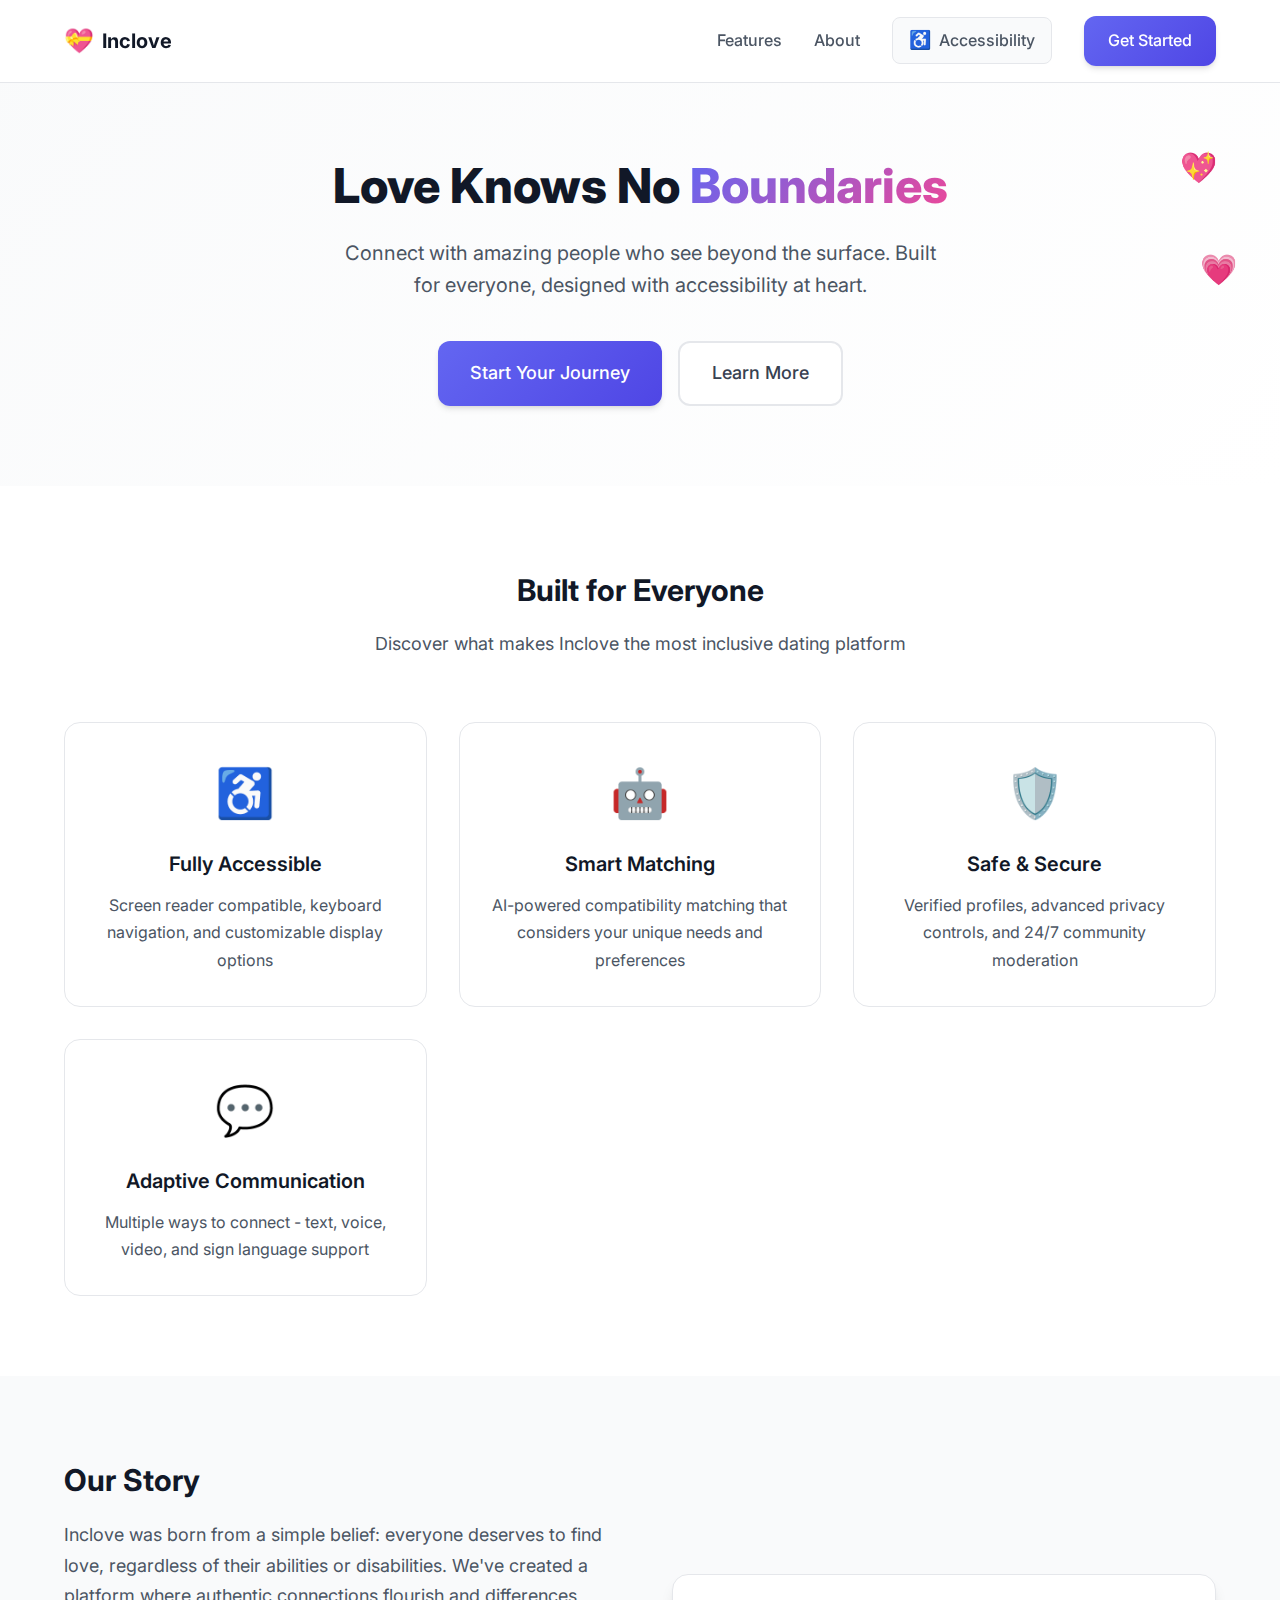
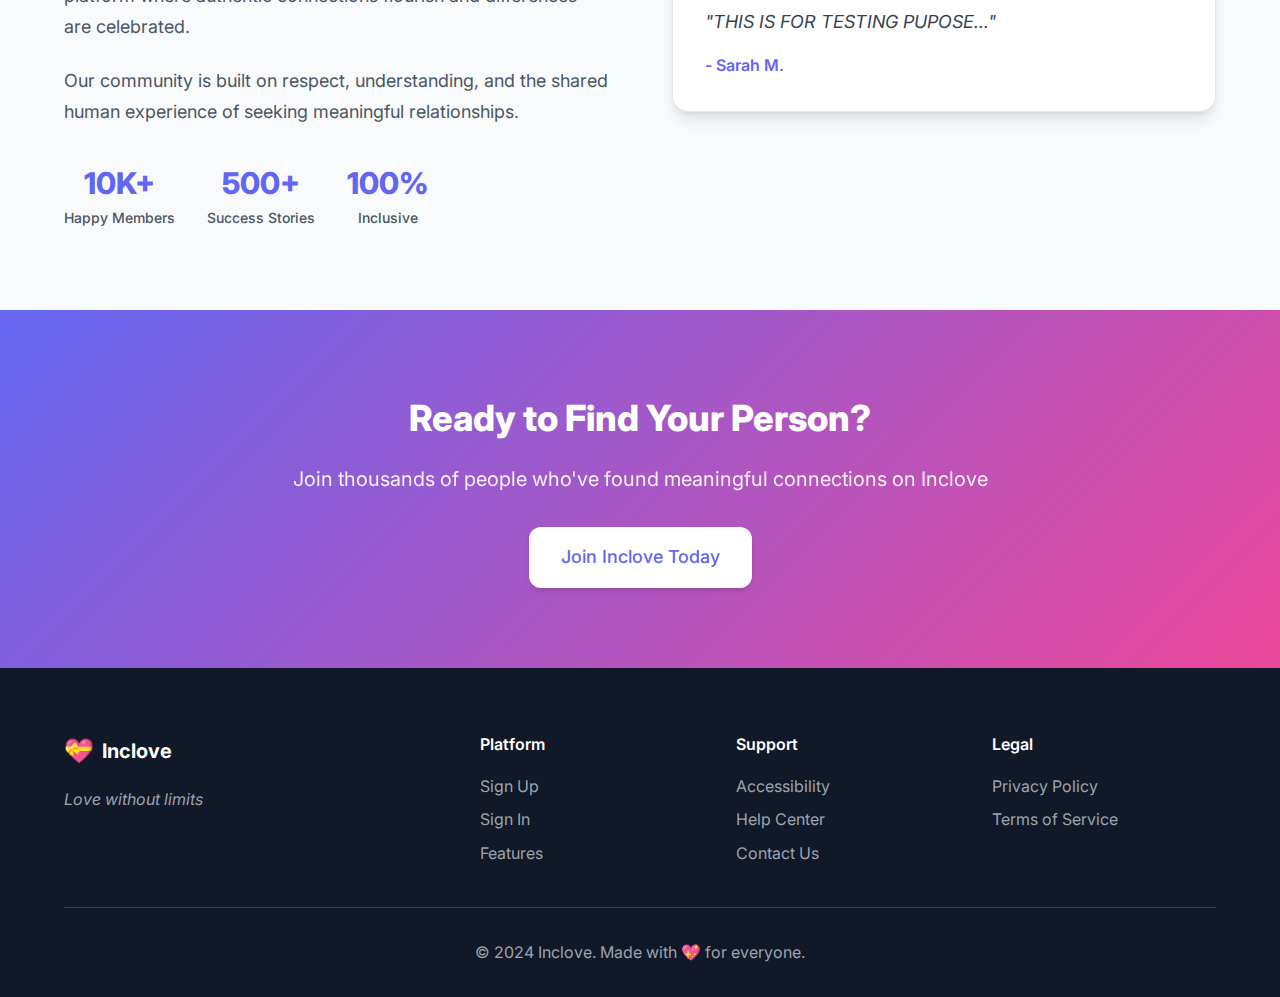
<file: INCLOVE REMODEL/index.html>
<!DOCTYPE html>
<html lang="en">
<head>
    <meta charset="UTF-8">
    <meta name="viewport" content="width=device-width, initial-scale=1.0">
    <title>Inclove - Where Hearts Connect Beyond Boundaries</title>
    <link rel="stylesheet" href="styles.css">
    <link rel="preconnect" href="https://fonts.googleapis.com">
    <link rel="preconnect" href="https://fonts.gstatic.com" crossorigin>
    <link href="https://fonts.googleapis.com/css2?family=Inter:wght@300;400;500;600;700&display=swap" rel="stylesheet">
</head>
<body>
    <nav class="navbar">
        <div class="nav-container">
            <a href="index.html" class="nav-logo">
                <span class="logo-icon">💝</span>
                <span class="logo-text">Inclove</span>
            </a>
            <div class="nav-links">
                <a href="#features" class="nav-link">Features</a>
                <a href="about.html" class="nav-link">About</a>
                <a href="accesibility.html" class="nav-link accessibility-link">
                    <span class="accessibility-icon">♿</span>
                    Accessibility
                </a>
                <a href="auth.html" class="btn btn-primary">Get Started</a>
            </div>
            <button class="mobile-menu-toggle" aria-label="Toggle menu">
                <span></span>
                <span></span>
                <span></span>
            </button>
        </div>
    </nav>

    <main>
        <!-- Hero Section -->
        <section class="hero">
            <div class="container">
                <div class="hero-content">
                    <h1 class="hero-title">
                        Love Knows No <span class="gradient-text">Boundaries</span>
                    </h1>
                    <p class="hero-subtitle">
                        Connect with amazing people who see beyond the surface. 
                        Built for everyone, designed with accessibility at heart.
                    </p>
                    <div class="hero-cta">
                        <a href="auth.html" class="btn btn-primary btn-large">
                            Start Your Journey
                        </a>
                        <a href="#features" class="btn btn-secondary btn-large">
                            Learn More
                        </a>
                    </div>
                </div>
                <div class="hero-visual">
                    <div class="floating-hearts">
                        <div class="heart heart-1">💖</div>
                        <div class="heart heart-2">💕</div>
                        <div class="heart heart-3">💗</div>
                        <div class="heart heart-4">💝</div>
                    </div>
                </div>
            </div>
        </section>

        <!-- Features Section -->
        <section id="features" class="features">
            <div class="container">
                <div class="section-header">
                    <h2 class="section-title">Built for Everyone</h2>
                    <p class="section-subtitle">
                        Discover what makes Inclove the most inclusive dating platform
                    </p>
                </div>
                <div class="features-grid">
                    <div class="feature-card">
                        <div class="feature-icon">♿</div>
                        <h3 class="feature-title">Fully Accessible</h3>
                        <p class="feature-description">
                            Screen reader compatible, keyboard navigation, and customizable display options
                        </p>
                    </div>
                    <div class="feature-card">
                        <div class="feature-icon">🤖</div>
                        <h3 class="feature-title">Smart Matching</h3>
                        <p class="feature-description">
                            AI-powered compatibility matching that considers your unique needs and preferences
                        </p>
                    </div>
                    <div class="feature-card">
                        <div class="feature-icon">🛡️</div>
                        <h3 class="feature-title">Safe & Secure</h3>
                        <p class="feature-description">
                            Verified profiles, advanced privacy controls, and 24/7 community moderation
                        </p>
                    </div>
                    <div class="feature-card">
                        <div class="feature-icon">💬</div>
                        <h3 class="feature-title">Adaptive Communication</h3>
                        <p class="feature-description">
                            Multiple ways to connect - text, voice, video, and sign language support
                        </p>
                    </div>
                </div>
            </div>
        </section>

        <!-- About Section -->
        <section id="about" class="about">
            <div class="container">
                <div class="about-content">
                    <div class="about-text">
                        <h2 class="section-title">Our Story</h2>
                        <p>
                            Inclove was born from a simple belief: everyone deserves to find love, 
                            regardless of their abilities or disabilities. We've created a platform 
                            where authentic connections flourish and differences are celebrated.
                        </p>
                        <p>
                            Our community is built on respect, understanding, and the shared human 
                            experience of seeking meaningful relationships.
                        </p>
                        <div class="stats">
                            <div class="stat">
                                <div class="stat-number">10K+</div>
                                <div class="stat-label">Happy Members</div>
                            </div>
                            <div class="stat">
                                <div class="stat-number">500+</div>
                                <div class="stat-label">Success Stories</div>
                            </div>
                            <div class="stat">
                                <div class="stat-number">100%</div>
                                <div class="stat-label">Inclusive</div>
                            </div>
                        </div>
                    </div>
                    <div class="about-visual">
                        <div class="testimonial-card">
                            <p class="testimonial-text">
                                "THIS IS FOR TESTING PUPOSE..."
                            </p>
                            <div class="testimonial-author">- Sarah M.</div>
                        </div>
                    </div>
                </div>
            </div>
        </section>

        <!-- CTA Section -->
        <section class="cta">
            <div class="container">
                <div class="cta-content">
                    <h2 class="cta-title">Ready to Find Your Person?</h2>
                    <p class="cta-subtitle">
                        Join thousands of people who've found meaningful connections on Inclove
                    </p>
                    <a href="auth.html" class="btn btn-primary btn-large">
                        Join Inclove Today
                    </a>
                </div>
            </div>
        </section>
    </main>

    <footer class="footer">
        <div class="container">
            <div class="footer-content">
                <div class="footer-brand">
                    <div class="footer-logo">
                        <span class="logo-icon">💝</span>
                        <span class="logo-text">Inclove</span>
                    </div>
                    <p class="footer-tagline">Love without limits</p>
                </div>
                <div class="footer-links">
                    <div class="footer-column">
                        <h4>Platform</h4>
                        <a href="auth.html">Sign Up</a>
                        <a href="auth.html">Sign In</a>
                        <a href="#features">Features</a>
                    </div>
                    <div class="footer-column">
                        <h4>Support</h4>
                        <a href="accessibility.html">Accessibility</a>
                        <a href="#help">Help Center</a>
                        <a href="#contact">Contact Us</a>
                    </div>
                    <div class="footer-column">
                        <h4>Legal</h4>
                        <a href="privacy.html">Privacy Policy</a>
                        <a href="terms.html">Terms of Service</a>
                    </div>
                </div>
            </div>
            <div class="footer-bottom">
                <p>&copy; 2024 Inclove. Made with 💖 for everyone.</p>
            </div>
        </div>
    </footer>

    <script src="script.js"></script>
</body>
</html>
</file>
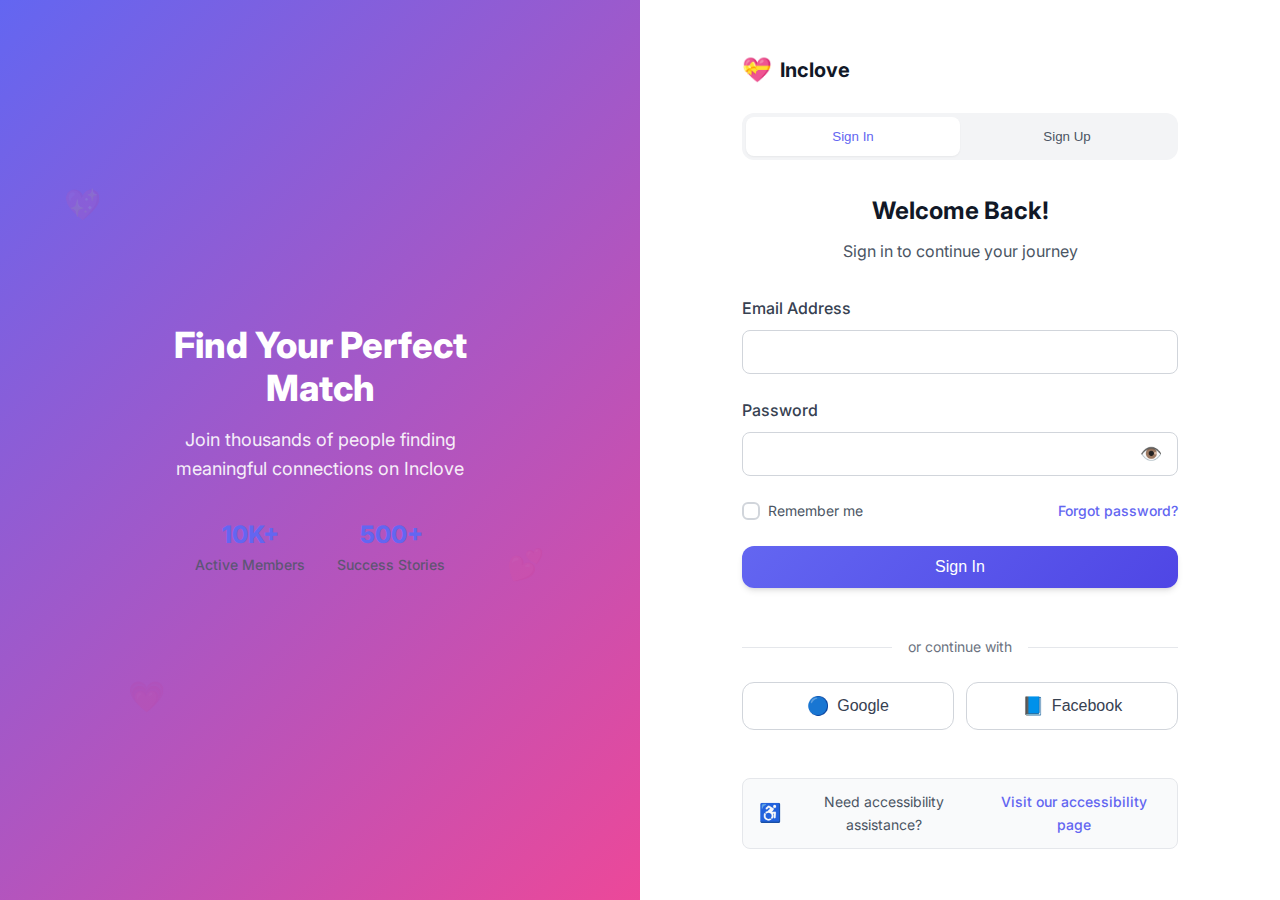
<file: INCLOVE REMODEL/auth.html>
<!DOCTYPE html>
<html lang="en">
<head>
    <meta charset="UTF-8">
    <meta name="viewport" content="width=device-width, initial-scale=1.0">
    <title>Join Inclove - Sign Up or Sign In</title>
    <link rel="stylesheet" href="styles.css">
    <link rel="stylesheet" href="auth.css">
    <link rel="preconnect" href="https://fonts.googleapis.com">
    <link rel="preconnect" href="https://fonts.gstatic.com" crossorigin>
    <link href="https://fonts.googleapis.com/css2?family=Inter:wght@300;400;500;600;700&display=swap" rel="stylesheet">
</head>
<body>
    <div class="auth-container">
        <div class="auth-visual">
            <div class="visual-content">
                <h1 class="visual-title">Find Your Perfect Match</h1>
                <p class="visual-subtitle">Join thousands of people finding meaningful connections on Inclove</p>
                <div class="visual-stats">
                    <div class="stat">
                        <div class="stat-number">10K+</div>
                        <div class="stat-label">Active Members</div>
                    </div>
                    <div class="stat">
                        <div class="stat-number">500+</div>
                        <div class="stat-label">Success Stories</div>
                    </div>
                </div>
            </div>
            <div class="floating-elements">
                <div class="floating-heart">💖</div>
                <div class="floating-heart">💕</div>
                <div class="floating-heart">💗</div>
            </div>
        </div>

        <div class="auth-form-container">
            <div class="auth-header">
                <a href="index.html" class="auth-logo">
                    <span class="logo-icon">💝</span>
                    <span class="logo-text">Inclove</span>
                </a>
                <div class="auth-tabs">
                    <button class="tab-btn active" data-tab="signin">Sign In</button>
                    <button class="tab-btn" data-tab="signup">Sign Up</button>
                </div>
            </div>

            <!-- Sign In Form -->
            <form class="auth-form active" id="signin-form">
                <div class="form-header">
                    <h2 class="form-title">Welcome Back!</h2>
                    <p class="form-subtitle">Sign in to continue your journey</p>
                </div>

                <div class="form-group">
                    <label for="signin-email" class="form-label">Email Address</label>
                    <input type="email" id="signin-email" class="form-input" required>
                </div>

                <div class="form-group">
                    <label for="signin-password" class="form-label">Password</label>
                    <div class="password-input">
                        <input type="password" id="signin-password" class="form-input" required>
                        <button type="button" class="password-toggle" aria-label="Toggle password visibility">
                            <span class="password-icon">👁️</span>
                        </button>
                    </div>
                </div>

                <div class="form-options">
                    <label class="checkbox-label">
                        <input type="checkbox" class="checkbox-input">
                        <span class="checkbox-custom"></span>
                        Remember me
                    </label>
                    <a href="#" class="forgot-link">Forgot password?</a>
                </div>

                <button type="submit" class="btn btn-primary btn-full">Sign In</button>

                <div class="divider">
                    <span>or continue with</span>
                </div>

                <div class="social-buttons">
                    <button type="button" class="btn btn-social">
                        <span class="social-icon">🔵</span>
                        Google
                    </button>
                    <button type="button" class="btn btn-social">
                        <span class="social-icon">📘</span>
                        Facebook
                    </button>
                </div>
            </form>

            <!-- Sign Up Form -->
            <form class="auth-form" id="signup-form">
                <div class="form-header">
                    <h2 class="form-title">Create Your Account</h2>
                    <p class="form-subtitle">Start your journey to meaningful connections</p>
                </div>

                <div class="form-row">
                    <div class="form-group">
                        <label for="signup-firstname" class="form-label">First Name</label>
                        <input type="text" id="signup-firstname" class="form-input" required>
                    </div>
                    <div class="form-group">
                        <label for="signup-lastname" class="form-label">Last Name</label>
                        <input type="text" id="signup-lastname" class="form-input" required>
                    </div>
                </div>

                <div class="form-group">
                    <label for="signup-email" class="form-label">Email Address</label>
                    <input type="email" id="signup-email" class="form-input" required>
                </div>

                <div class="form-group">
                    <label for="signup-password" class="form-label">Password</label>
                    <div class="password-input">
                        <input type="password" id="signup-password" class="form-input" required>
                        <button type="button" class="password-toggle" aria-label="Toggle password visibility">
                            <span class="password-icon">👁️</span>
                        </button>
                    </div>
                    <div class="password-strength">
                        <div class="strength-bar">
                            <div class="strength-fill"></div>
                        </div>
                        <span class="strength-text">Password strength</span>
                    </div>
                </div>

                <div class="form-row">
                    <div class="form-group">
                        <label for="signup-age" class="form-label">Age</label>
                        <input type="number" id="signup-age" class="form-input" min="18" max="100" required>
                    </div>
                    <div class="form-group">
                        <label for="signup-location" class="form-label">Location</label>
                        <input type="text" id="signup-location" class="form-input" placeholder="City, Country" required>
                    </div>
                </div>

                <div class="form-group">
                    <label class="checkbox-label">
                        <input type="checkbox" class="checkbox-input" required>
                        <span class="checkbox-custom"></span>
                        I agree to the <a href="terms.html" class="link">Terms of Service</a> and <a href="privacy.html" class="link">Privacy Policy</a>
                    </label>
                </div>

                <!-- <a href="explore.html"><button type="submit" class="btn btn-primary btn-full">Create Account</button></a> -->

                 <a href="explore.html">Create Account</a>


                <div class="divider">
                    <span>or continue with</span>
                </div>

                <div class="social-buttons">
                    <button type="button" class="btn btn-social">
                        <span class="social-icon">🔵</span>
                        Google
                    </button>
                    <button type="button" class="btn btn-social">
                        <span class="social-icon">📘</span>
                        Facebook
                    </button>
                </div>
            </form>

            <div class="auth-footer">
                <p class="accessibility-note">
                    <span class="accessibility-icon">♿</span>
                    Need accessibility assistance? <a href="accesibility.html" class="link">Visit our accessibility page</a>
                </p>
            </div>
        </div>
    </div>

    <script src="auth.js"></script>
</body>
</html>
</file>
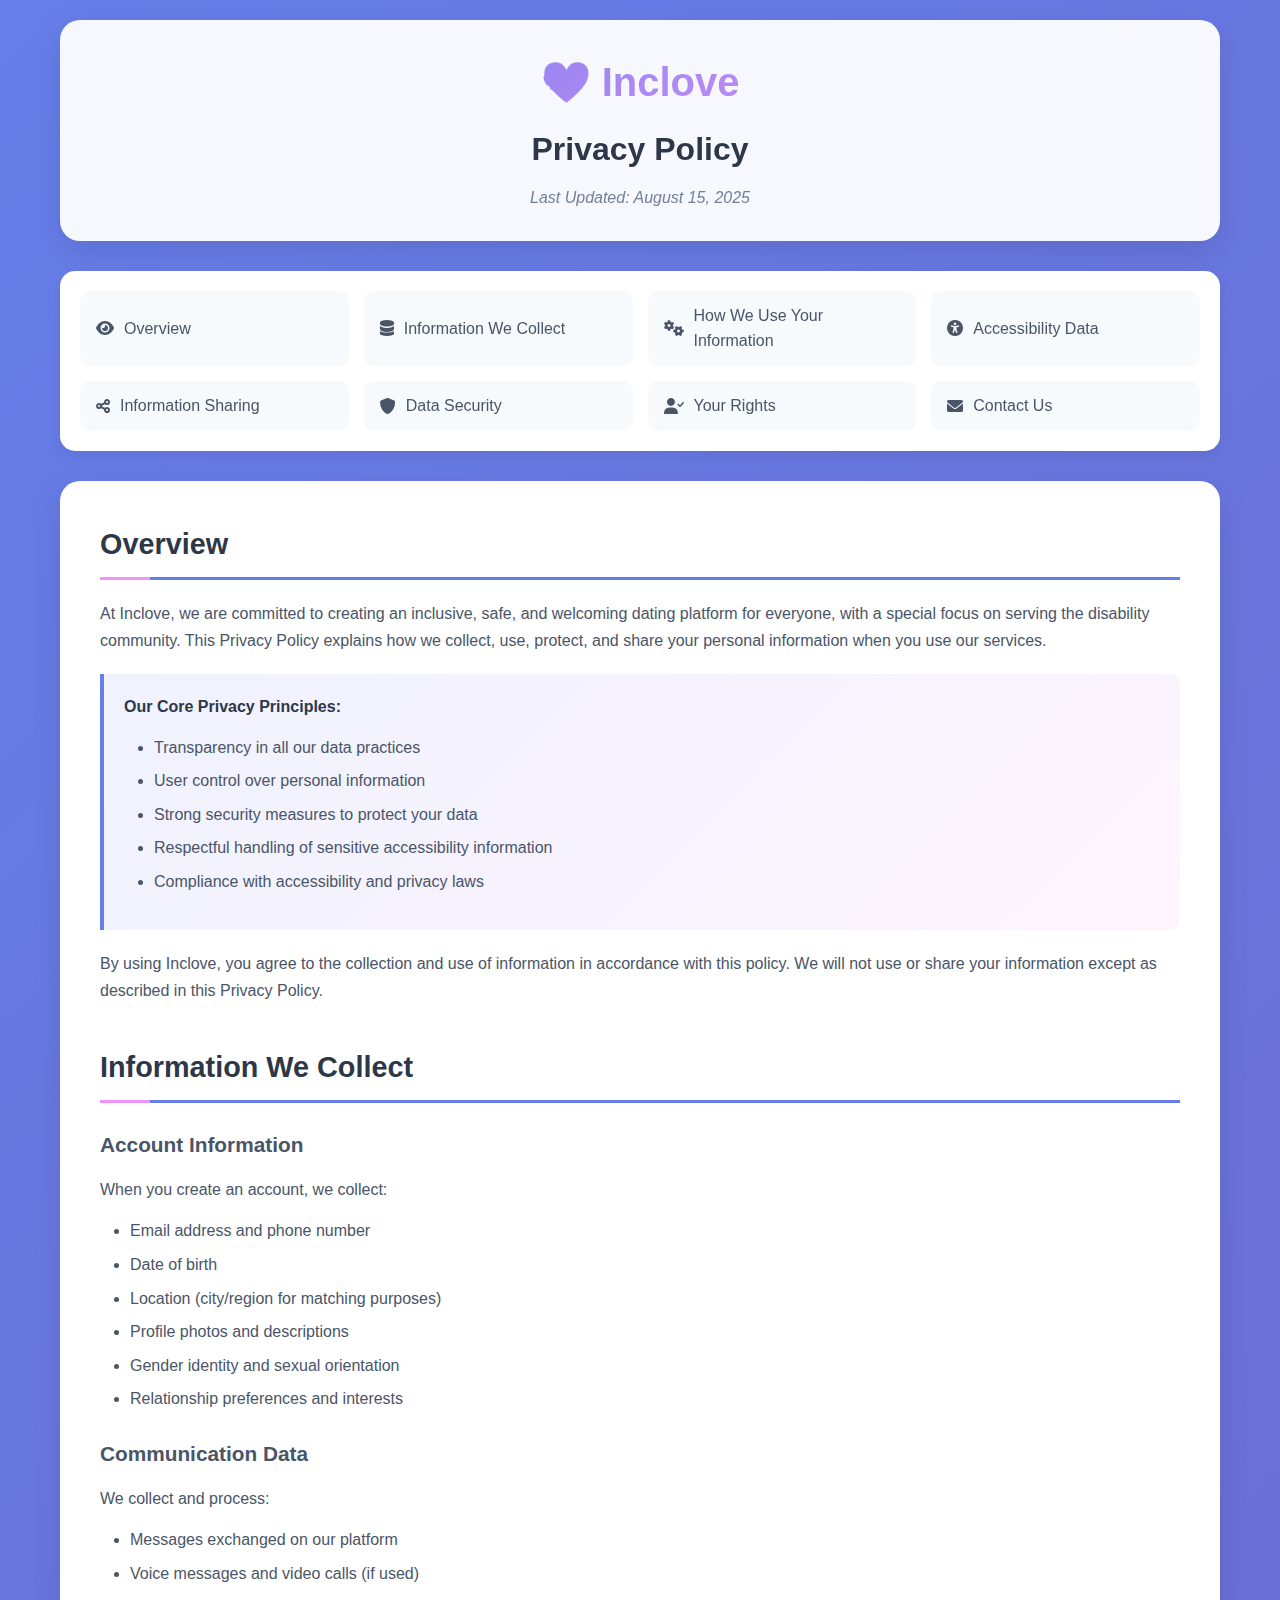
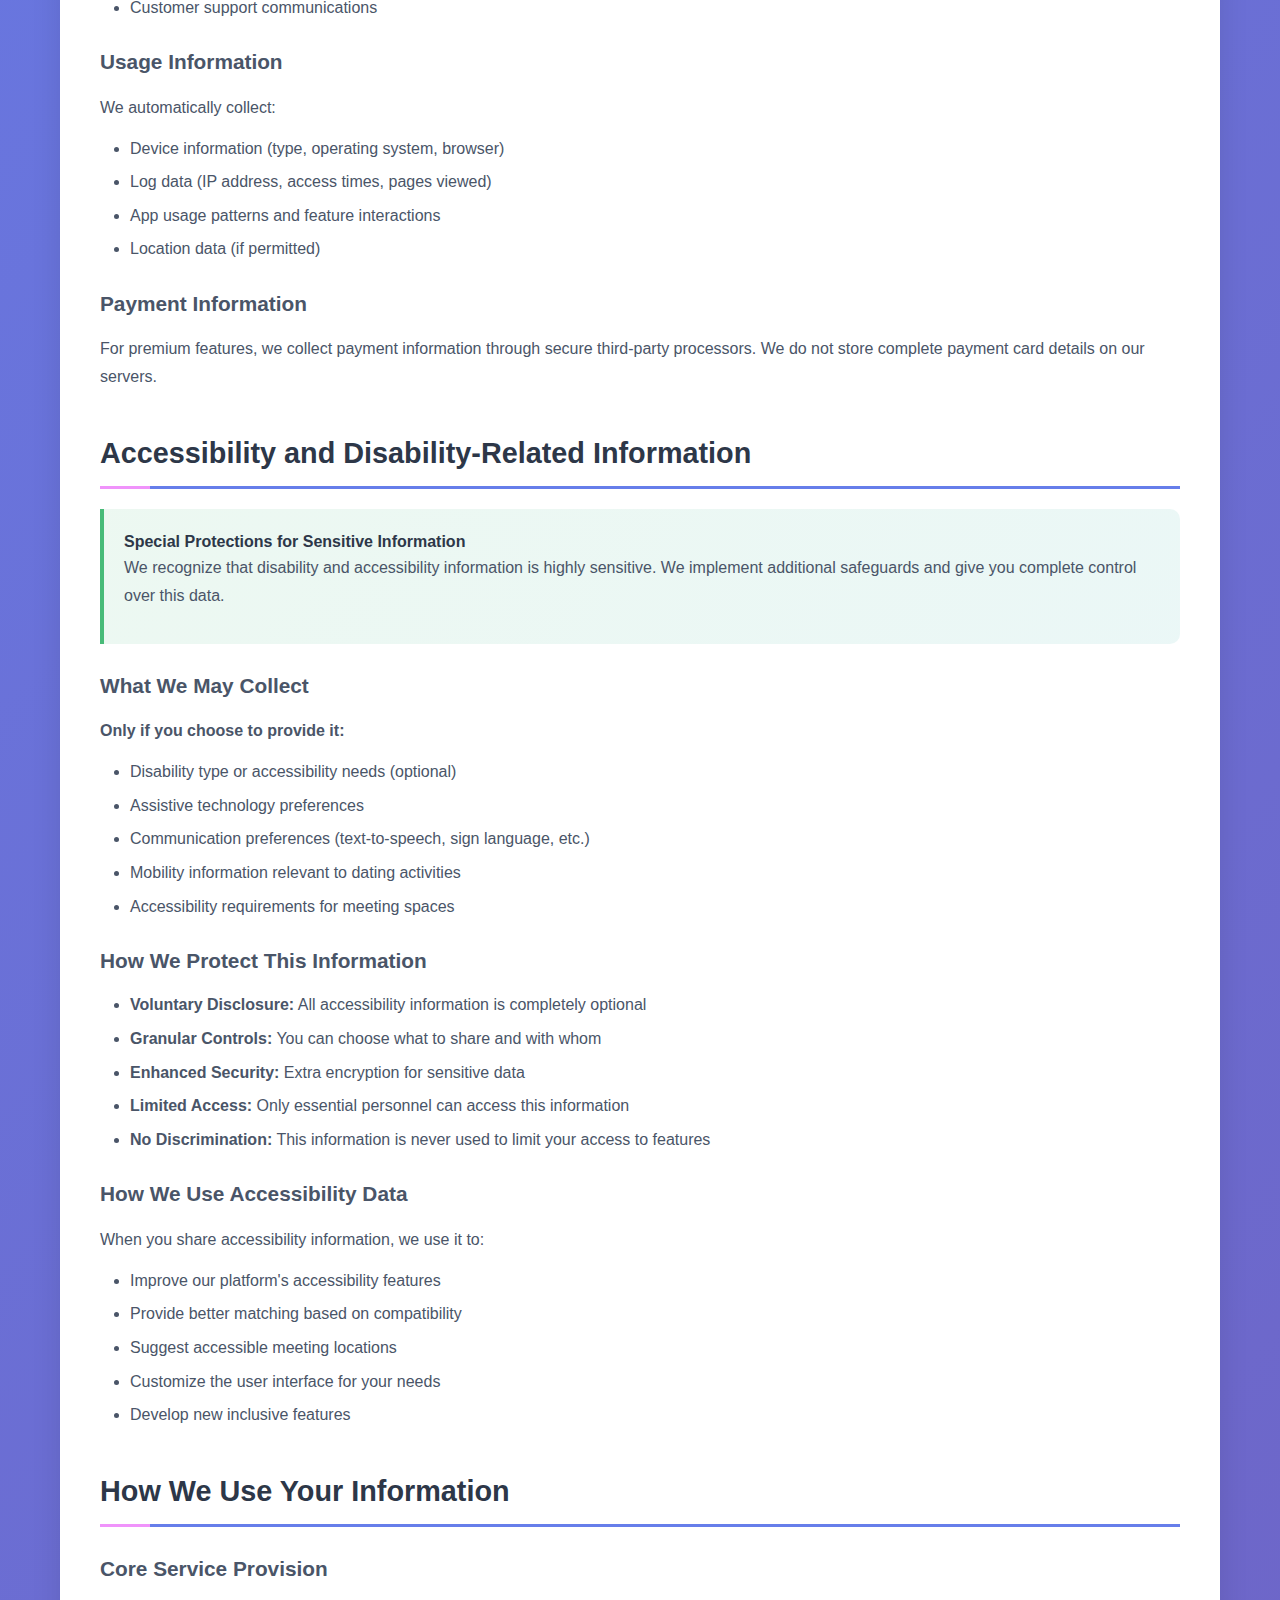
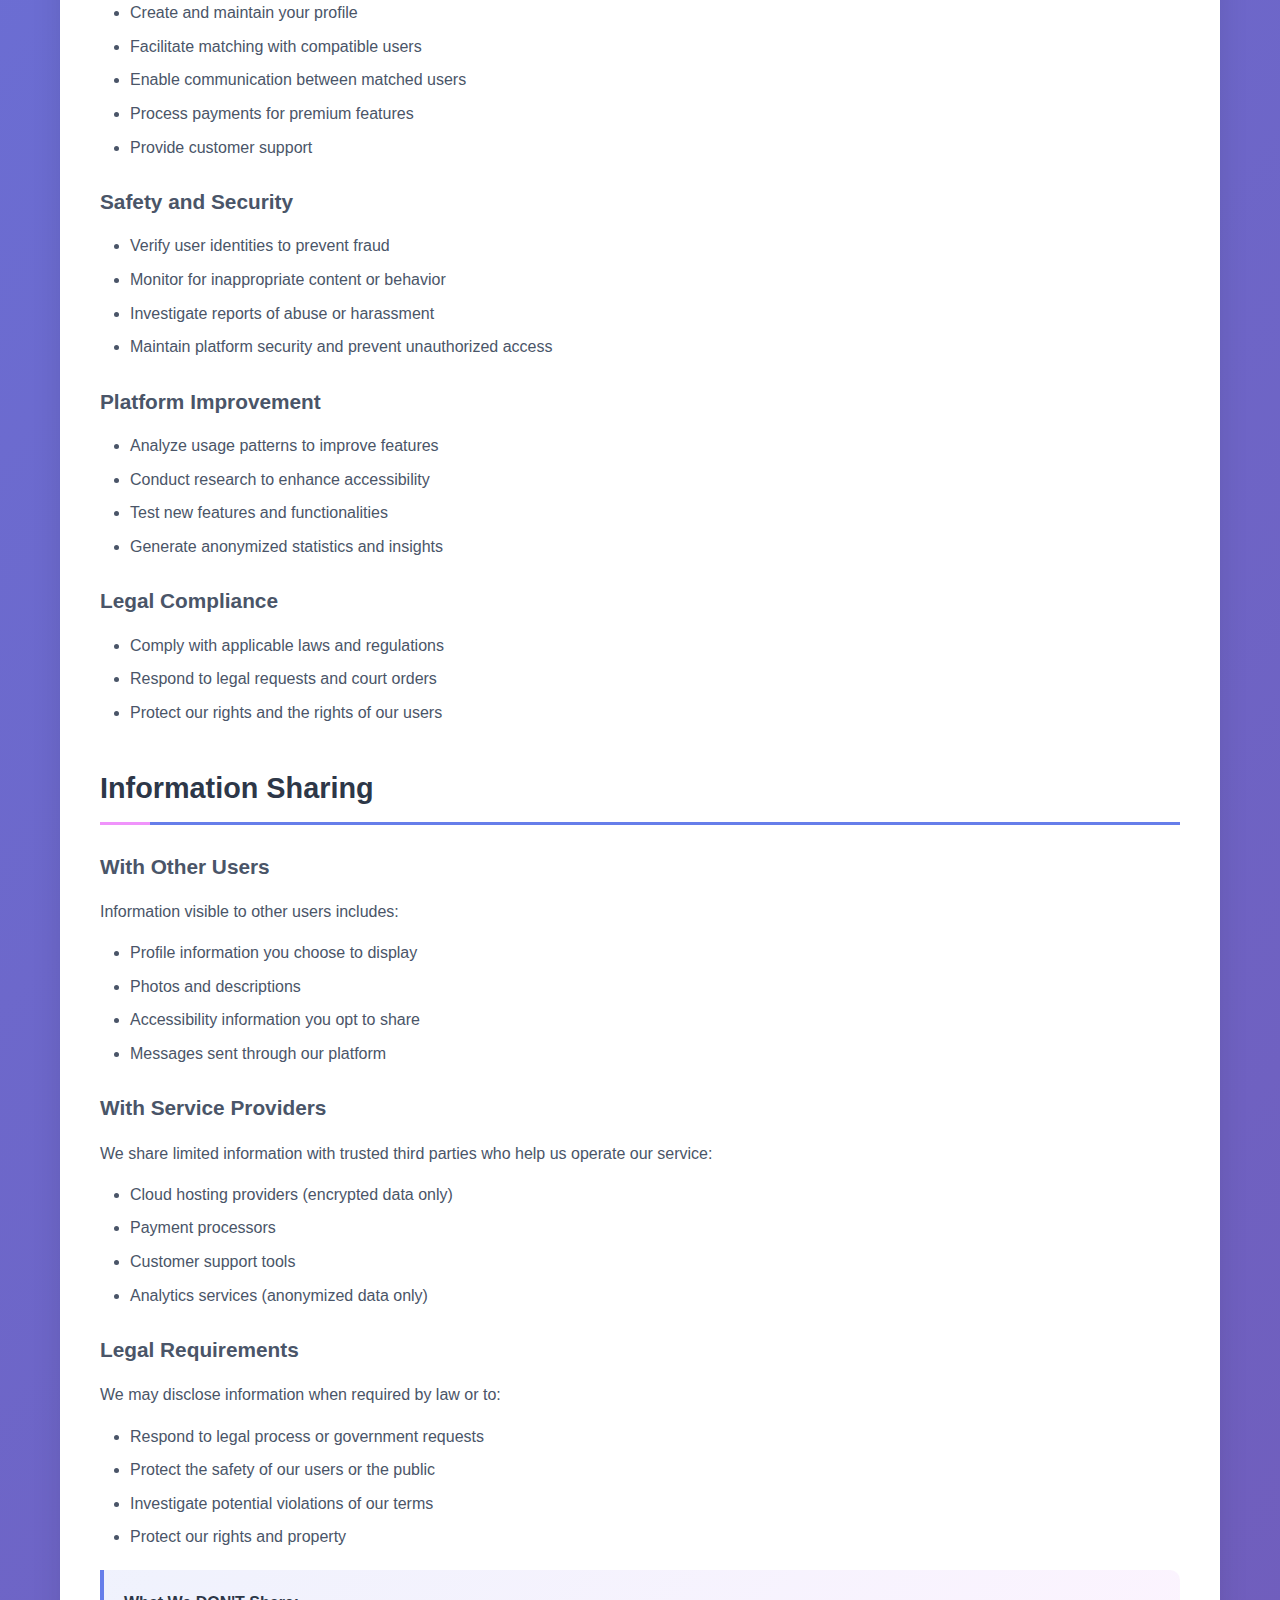
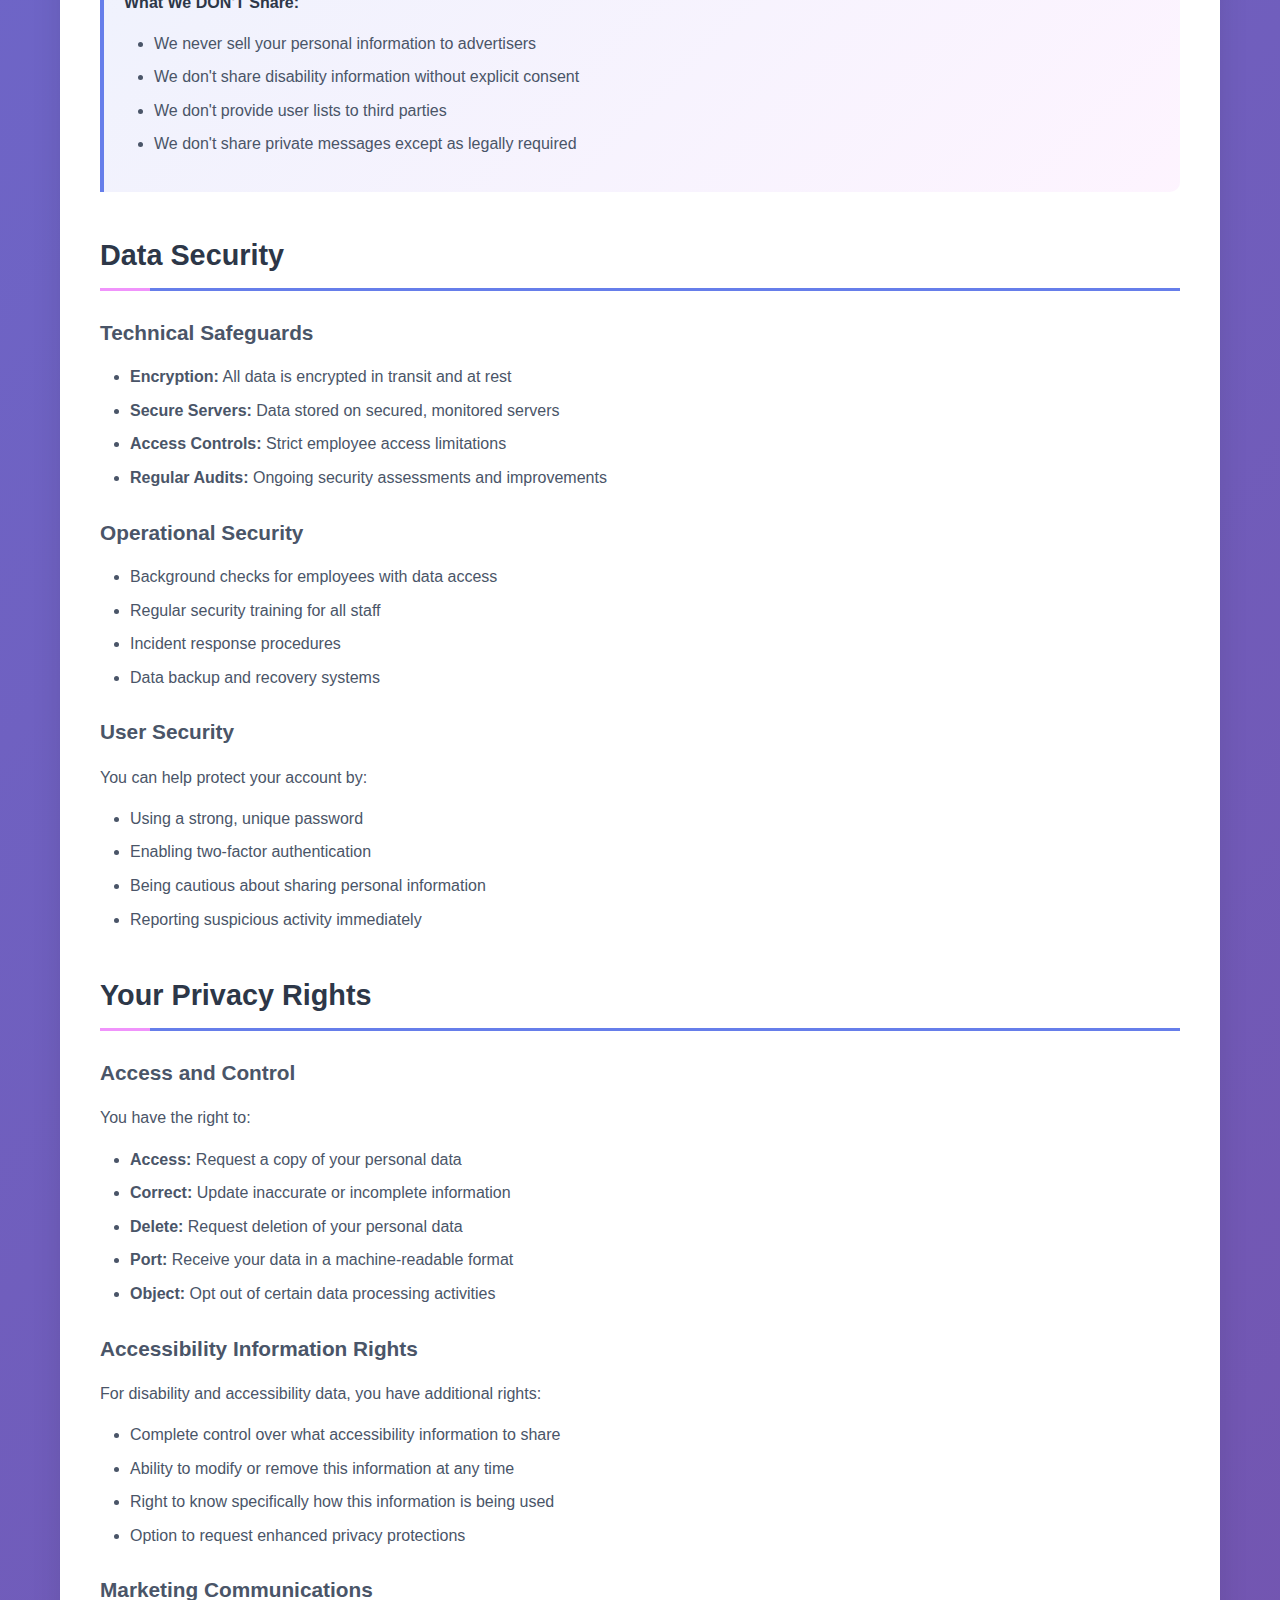
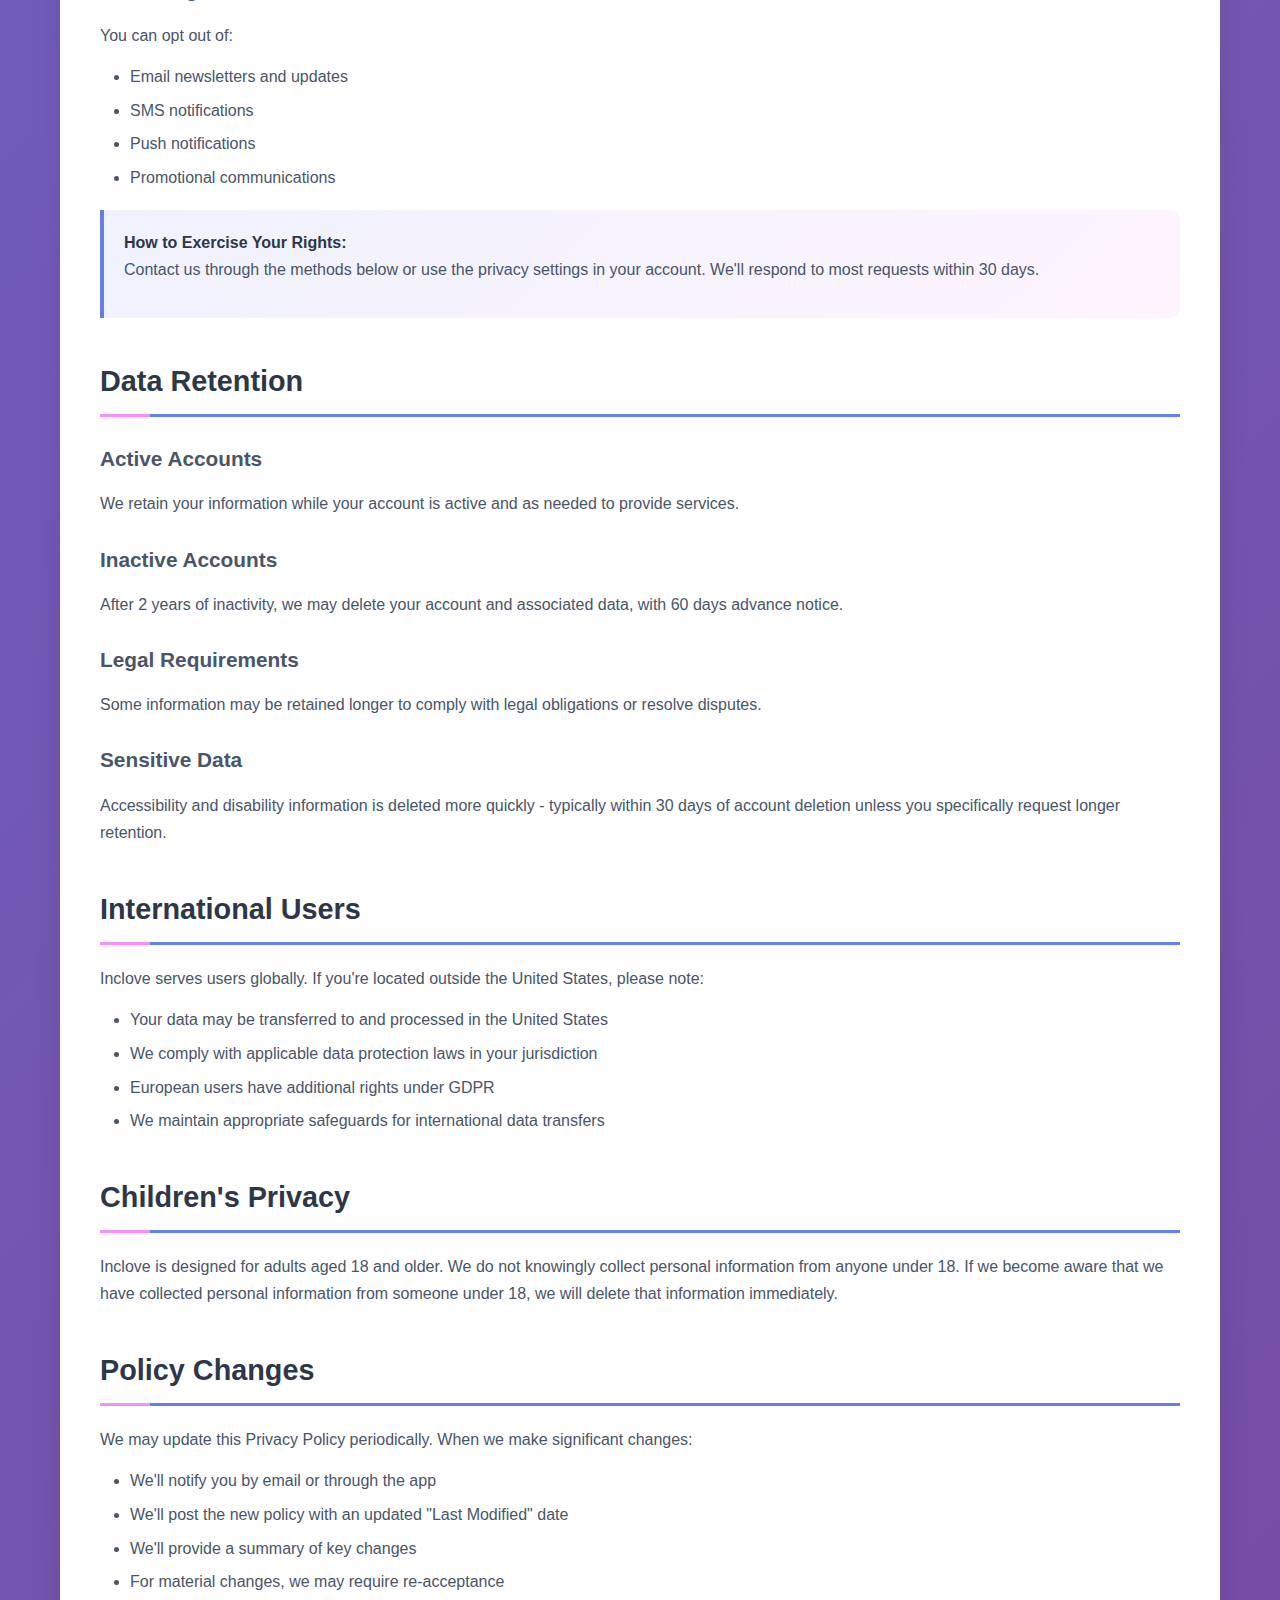
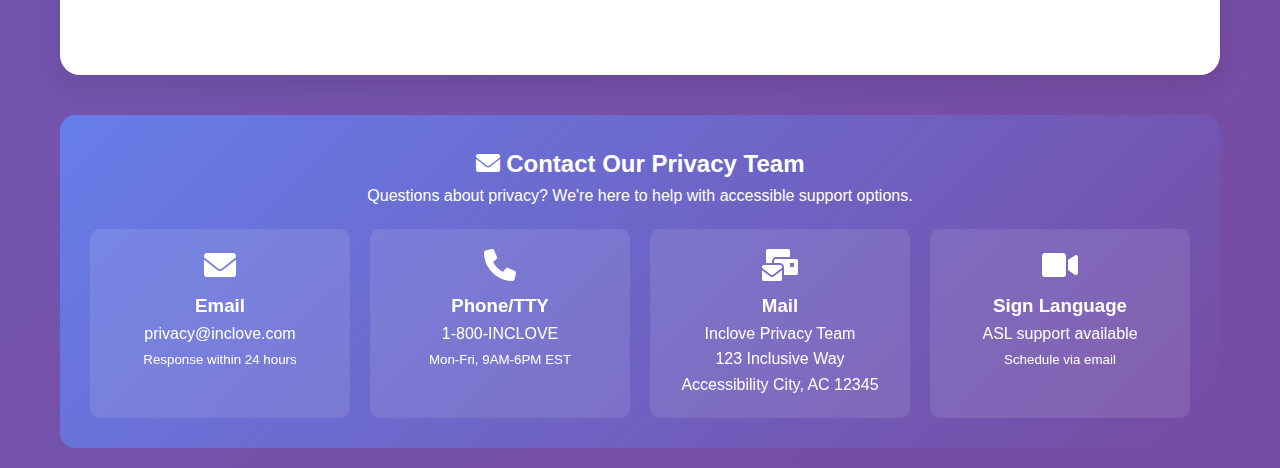
<file: INCLOVE REMODEL/privacy policy.html>
<!DOCTYPE html>
<html lang="en">
<head>
    <meta charset="UTF-8">
    <meta name="viewport" content="width=device-width, initial-scale=1.0">
    <title>Privacy Policy - Inclove Dating</title>
    <link href="https://cdnjs.cloudflare.com/ajax/libs/font-awesome/6.0.0/css/all.min.css" rel="stylesheet">
    <style>
        * {
            margin: 0;
            padding: 0;
            box-sizing: border-box;
        }

        :root {
            --primary-color: #667eea;
            --secondary-color: #764ba2;
            --accent-color: #f093fb;
            --text-primary: #2d3748;
            --text-secondary: #4a5568;
            --text-light: #718096;
            --bg-light: #f7fafc;
            --bg-white: #ffffff;
            --border-light: #e2e8f0;
            --success-color: #48bb78;
            --warning-color: #ed8936;
        }

        body {
            font-family: 'Segoe UI', Tahoma, Geneva, Verdana, sans-serif;
            line-height: 1.6;
            color: var(--text-primary);
            background: linear-gradient(135deg, #667eea 0%, #764ba2 100%);
            min-height: 100vh;
        }

        .container {
            max-width: 1200px;
            margin: 0 auto;
            padding: 20px;
        }

        /* Header */
        .header {
            background: rgba(255, 255, 255, 0.95);
            backdrop-filter: blur(10px);
            border-radius: 20px;
            padding: 30px;
            margin-bottom: 30px;
            box-shadow: 0 10px 30px rgba(0, 0, 0, 0.1);
            text-align: center;
        }

        .logo {
            font-size: 2.5rem;
            font-weight: bold;
            background: linear-gradient(135deg, var(--primary-color), var(--accent-color));
            -webkit-background-clip: text;
            -webkit-text-fill-color: transparent;
            margin-bottom: 10px;
        }

        .header h1 {
            font-size: 2rem;
            color: var(--text-primary);
            margin-bottom: 10px;
        }

        .last-updated {
            color: var(--text-light);
            font-style: italic;
        }

        /* Navigation */
        .nav-container {
            background: var(--bg-white);
            border-radius: 15px;
            padding: 20px;
            margin-bottom: 30px;
            box-shadow: 0 5px 15px rgba(0, 0, 0, 0.08);
            position: sticky;
            top: 20px;
            z-index: 100;
        }

        .table-of-contents {
            display: grid;
            grid-template-columns: repeat(auto-fit, minmax(250px, 1fr));
            gap: 15px;
        }

        .toc-item {
            padding: 12px 16px;
            background: var(--bg-light);
            border-radius: 10px;
            text-decoration: none;
            color: var(--text-secondary);
            transition: all 0.3s ease;
            display: flex;
            align-items: center;
            gap: 10px;
        }

        .toc-item:hover {
            background: linear-gradient(135deg, var(--primary-color), var(--secondary-color));
            color: white;
            transform: translateY(-2px);
            box-shadow: 0 5px 15px rgba(102, 126, 234, 0.3);
        }

        /* Content */
        .content {
            background: var(--bg-white);
            border-radius: 20px;
            padding: 40px;
            box-shadow: 0 10px 30px rgba(0, 0, 0, 0.1);
            margin-bottom: 30px;
        }

        .section {
            margin-bottom: 40px;
            scroll-margin-top: 100px;
        }

        .section h2 {
            font-size: 1.8rem;
            color: var(--text-primary);
            margin-bottom: 20px;
            padding-bottom: 10px;
            border-bottom: 3px solid var(--primary-color);
            position: relative;
        }

        .section h2::before {
            content: '';
            position: absolute;
            bottom: -3px;
            left: 0;
            width: 50px;
            height: 3px;
            background: var(--accent-color);
        }

        .section h3 {
            font-size: 1.3rem;
            color: var(--text-secondary);
            margin: 25px 0 15px 0;
            font-weight: 600;
        }

        .section p {
            margin-bottom: 15px;
            color: var(--text-secondary);
            line-height: 1.7;
        }

        .section ul {
            margin: 15px 0 15px 30px;
        }

        .section li {
            margin-bottom: 8px;
            color: var(--text-secondary);
            line-height: 1.6;
        }

        /* Highlight boxes */
        .highlight-box {
            background: linear-gradient(135deg, rgba(102, 126, 234, 0.1), rgba(240, 147, 251, 0.1));
            border-left: 4px solid var(--primary-color);
            padding: 20px;
            margin: 20px 0;
            border-radius: 0 10px 10px 0;
        }

        .accessibility-note {
            background: linear-gradient(135deg, rgba(72, 187, 120, 0.1), rgba(56, 178, 172, 0.1));
            border-left: 4px solid var(--success-color);
            padding: 20px;
            margin: 20px 0;
            border-radius: 0 10px 10px 0;
        }

        /* Contact section */
        .contact-section {
            background: linear-gradient(135deg, var(--primary-color), var(--secondary-color));
            color: white;
            padding: 30px;
            border-radius: 15px;
            text-align: center;
            margin-top: 40px;
        }

        .contact-methods {
            display: grid;
            grid-template-columns: repeat(auto-fit, minmax(200px, 1fr));
            gap: 20px;
            margin-top: 20px;
        }

        .contact-method {
            background: rgba(255, 255, 255, 0.1);
            padding: 20px;
            border-radius: 10px;
            backdrop-filter: blur(10px);
        }

        .contact-method i {
            font-size: 2rem;
            margin-bottom: 10px;
        }

        /* Responsive design */
        @media (max-width: 768px) {
            .container {
                padding: 10px;
            }

            .content {
                padding: 20px;
            }

            .header {
                padding: 20px;
            }

            .logo {
                font-size: 2rem;
            }

            .header h1 {
                font-size: 1.5rem;
            }

            .table-of-contents {
                grid-template-columns: 1fr;
            }
        }

        /* Accessibility enhancements */
        @media (prefers-reduced-motion: reduce) {
            * {
                animation-duration: 0.01ms !important;
                animation-iteration-count: 1 !important;
                transition-duration: 0.01ms !important;
            }
        }

        /* Focus styles for keyboard navigation */
        .toc-item:focus,
        button:focus,
        a:focus {
            outline: 3px solid var(--accent-color);
            outline-offset: 2px;
        }

        /* High contrast mode support */
        @media (prefers-contrast: high) {
            :root {
                --text-primary: #000000;
                --text-secondary: #000000;
                --border-light: #000000;
            }
        }
    </style>
</head>
<body>
    <div class="container">
        <!-- Header -->
        <div class="header">
            <div class="logo">💝 Inclove</div>
            <h1>Privacy Policy</h1>
            <p class="last-updated">Last Updated: August 15, 2025</p>
        </div>

        <!-- Navigation -->
        <div class="nav-container">
            <nav class="table-of-contents" role="navigation" aria-label="Privacy Policy Navigation">
                <a href="#overview" class="toc-item">
                    <i class="fas fa-eye"></i> Overview
                </a>
                <a href="#information-collection" class="toc-item">
                    <i class="fas fa-database"></i> Information We Collect
                </a>
                <a href="#information-use" class="toc-item">
                    <i class="fas fa-cogs"></i> How We Use Your Information
                </a>
                <a href="#accessibility-data" class="toc-item">
                    <i class="fas fa-universal-access"></i> Accessibility Data
                </a>
                <a href="#sharing" class="toc-item">
                    <i class="fas fa-share-alt"></i> Information Sharing
                </a>
                <a href="#security" class="toc-item">
                    <i class="fas fa-shield-alt"></i> Data Security
                </a>
                <a href="#rights" class="toc-item">
                    <i class="fas fa-user-check"></i> Your Rights
                </a>
                <a href="#contact" class="toc-item">
                    <i class="fas fa-envelope"></i> Contact Us
                </a>
            </nav>
        </div>

        <!-- Content -->
        <div class="content">
            <section id="overview" class="section">
                <h2>Overview</h2>
                <p>At Inclove, we are committed to creating an inclusive, safe, and welcoming dating platform for everyone, with a special focus on serving the disability community. This Privacy Policy explains how we collect, use, protect, and share your personal information when you use our services.</p>
                
                <div class="highlight-box">
                    <strong>Our Core Privacy Principles:</strong>
                    <ul>
                        <li>Transparency in all our data practices</li>
                        <li>User control over personal information</li>
                        <li>Strong security measures to protect your data</li>
                        <li>Respectful handling of sensitive accessibility information</li>
                        <li>Compliance with accessibility and privacy laws</li>
                    </ul>
                </div>

                <p>By using Inclove, you agree to the collection and use of information in accordance with this policy. We will not use or share your information except as described in this Privacy Policy.</p>
            </section>

            <section id="information-collection" class="section">
                <h2>Information We Collect</h2>
                
                <h3>Account Information</h3>
                <p>When you create an account, we collect:</p>
                <ul>
                    <li>Email address and phone number</li>
                    <li>Date of birth</li>
                    <li>Location (city/region for matching purposes)</li>
                    <li>Profile photos and descriptions</li>
                    <li>Gender identity and sexual orientation</li>
                    <li>Relationship preferences and interests</li>
                </ul>

                <h3>Communication Data</h3>
                <p>We collect and process:</p>
                <ul>
                    <li>Messages exchanged on our platform</li>
                    <li>Voice messages and video calls (if used)</li>
                    <li>Customer support communications</li>
                </ul>

                <h3>Usage Information</h3>
                <p>We automatically collect:</p>
                <ul>
                    <li>Device information (type, operating system, browser)</li>
                    <li>Log data (IP address, access times, pages viewed)</li>
                    <li>App usage patterns and feature interactions</li>
                    <li>Location data (if permitted)</li>
                </ul>

                <h3>Payment Information</h3>
                <p>For premium features, we collect payment information through secure third-party processors. We do not store complete payment card details on our servers.</p>
            </section>

            <section id="accessibility-data" class="section">
                <h2>Accessibility and Disability-Related Information</h2>
                
                <div class="accessibility-note">
                    <strong>Special Protections for Sensitive Information</strong>
                    <p>We recognize that disability and accessibility information is highly sensitive. We implement additional safeguards and give you complete control over this data.</p>
                </div>

                <h3>What We May Collect</h3>
                <p><strong>Only if you choose to provide it:</strong></p>
                <ul>
                    <li>Disability type or accessibility needs (optional)</li>
                    <li>Assistive technology preferences</li>
                    <li>Communication preferences (text-to-speech, sign language, etc.)</li>
                    <li>Mobility information relevant to dating activities</li>
                    <li>Accessibility requirements for meeting spaces</li>
                </ul>

                <h3>How We Protect This Information</h3>
                <ul>
                    <li><strong>Voluntary Disclosure:</strong> All accessibility information is completely optional</li>
                    <li><strong>Granular Controls:</strong> You can choose what to share and with whom</li>
                    <li><strong>Enhanced Security:</strong> Extra encryption for sensitive data</li>
                    <li><strong>Limited Access:</strong> Only essential personnel can access this information</li>
                    <li><strong>No Discrimination:</strong> This information is never used to limit your access to features</li>
                </ul>

                <h3>How We Use Accessibility Data</h3>
                <p>When you share accessibility information, we use it to:</p>
                <ul>
                    <li>Improve our platform's accessibility features</li>
                    <li>Provide better matching based on compatibility</li>
                    <li>Suggest accessible meeting locations</li>
                    <li>Customize the user interface for your needs</li>
                    <li>Develop new inclusive features</li>
                </ul>
            </section>

            <section id="information-use" class="section">
                <h2>How We Use Your Information</h2>
                
                <h3>Core Service Provision</h3>
                <ul>
                    <li>Create and maintain your profile</li>
                    <li>Facilitate matching with compatible users</li>
                    <li>Enable communication between matched users</li>
                    <li>Process payments for premium features</li>
                    <li>Provide customer support</li>
                </ul>

                <h3>Safety and Security</h3>
                <ul>
                    <li>Verify user identities to prevent fraud</li>
                    <li>Monitor for inappropriate content or behavior</li>
                    <li>Investigate reports of abuse or harassment</li>
                    <li>Maintain platform security and prevent unauthorized access</li>
                </ul>

                <h3>Platform Improvement</h3>
                <ul>
                    <li>Analyze usage patterns to improve features</li>
                    <li>Conduct research to enhance accessibility</li>
                    <li>Test new features and functionalities</li>
                    <li>Generate anonymized statistics and insights</li>
                </ul>

                <h3>Legal Compliance</h3>
                <ul>
                    <li>Comply with applicable laws and regulations</li>
                    <li>Respond to legal requests and court orders</li>
                    <li>Protect our rights and the rights of our users</li>
                </ul>
            </section>

            <section id="sharing" class="section">
                <h2>Information Sharing</h2>
                
                <h3>With Other Users</h3>
                <p>Information visible to other users includes:</p>
                <ul>
                    <li>Profile information you choose to display</li>
                    <li>Photos and descriptions</li>
                    <li>Accessibility information you opt to share</li>
                    <li>Messages sent through our platform</li>
                </ul>

                <h3>With Service Providers</h3>
                <p>We share limited information with trusted third parties who help us operate our service:</p>
                <ul>
                    <li>Cloud hosting providers (encrypted data only)</li>
                    <li>Payment processors</li>
                    <li>Customer support tools</li>
                    <li>Analytics services (anonymized data only)</li>
                </ul>

                <h3>Legal Requirements</h3>
                <p>We may disclose information when required by law or to:</p>
                <ul>
                    <li>Respond to legal process or government requests</li>
                    <li>Protect the safety of our users or the public</li>
                    <li>Investigate potential violations of our terms</li>
                    <li>Protect our rights and property</li>
                </ul>

                <div class="highlight-box">
                    <strong>What We DON'T Share:</strong>
                    <ul>
                        <li>We never sell your personal information to advertisers</li>
                        <li>We don't share disability information without explicit consent</li>
                        <li>We don't provide user lists to third parties</li>
                        <li>We don't share private messages except as legally required</li>
                    </ul>
                </div>
            </section>

            <section id="security" class="section">
                <h2>Data Security</h2>
                
                <h3>Technical Safeguards</h3>
                <ul>
                    <li><strong>Encryption:</strong> All data is encrypted in transit and at rest</li>
                    <li><strong>Secure Servers:</strong> Data stored on secured, monitored servers</li>
                    <li><strong>Access Controls:</strong> Strict employee access limitations</li>
                    <li><strong>Regular Audits:</strong> Ongoing security assessments and improvements</li>
                </ul>

                <h3>Operational Security</h3>
                <ul>
                    <li>Background checks for employees with data access</li>
                    <li>Regular security training for all staff</li>
                    <li>Incident response procedures</li>
                    <li>Data backup and recovery systems</li>
                </ul>

                <h3>User Security</h3>
                <p>You can help protect your account by:</p>
                <ul>
                    <li>Using a strong, unique password</li>
                    <li>Enabling two-factor authentication</li>
                    <li>Being cautious about sharing personal information</li>
                    <li>Reporting suspicious activity immediately</li>
                </ul>
            </section>

            <section id="rights" class="section">
                <h2>Your Privacy Rights</h2>
                
                <h3>Access and Control</h3>
                <p>You have the right to:</p>
                <ul>
                    <li><strong>Access:</strong> Request a copy of your personal data</li>
                    <li><strong>Correct:</strong> Update inaccurate or incomplete information</li>
                    <li><strong>Delete:</strong> Request deletion of your personal data</li>
                    <li><strong>Port:</strong> Receive your data in a machine-readable format</li>
                    <li><strong>Object:</strong> Opt out of certain data processing activities</li>
                </ul>

                <h3>Accessibility Information Rights</h3>
                <p>For disability and accessibility data, you have additional rights:</p>
                <ul>
                    <li>Complete control over what accessibility information to share</li>
                    <li>Ability to modify or remove this information at any time</li>
                    <li>Right to know specifically how this information is being used</li>
                    <li>Option to request enhanced privacy protections</li>
                </ul>

                <h3>Marketing Communications</h3>
                <p>You can opt out of:</p>
                <ul>
                    <li>Email newsletters and updates</li>
                    <li>SMS notifications</li>
                    <li>Push notifications</li>
                    <li>Promotional communications</li>
                </ul>

                <div class="highlight-box">
                    <strong>How to Exercise Your Rights:</strong>
                    <p>Contact us through the methods below or use the privacy settings in your account. We'll respond to most requests within 30 days.</p>
                </div>
            </section>

            <section id="data-retention" class="section">
                <h2>Data Retention</h2>
                
                <h3>Active Accounts</h3>
                <p>We retain your information while your account is active and as needed to provide services.</p>

                <h3>Inactive Accounts</h3>
                <p>After 2 years of inactivity, we may delete your account and associated data, with 60 days advance notice.</p>

                <h3>Legal Requirements</h3>
                <p>Some information may be retained longer to comply with legal obligations or resolve disputes.</p>

                <h3>Sensitive Data</h3>
                <p>Accessibility and disability information is deleted more quickly - typically within 30 days of account deletion unless you specifically request longer retention.</p>
            </section>

            <section id="international" class="section">
                <h2>International Users</h2>
                
                <p>Inclove serves users globally. If you're located outside the United States, please note:</p>
                <ul>
                    <li>Your data may be transferred to and processed in the United States</li>
                    <li>We comply with applicable data protection laws in your jurisdiction</li>
                    <li>European users have additional rights under GDPR</li>
                    <li>We maintain appropriate safeguards for international data transfers</li>
                </ul>
            </section>

            <section id="children" class="section">
                <h2>Children's Privacy</h2>
                
                <p>Inclove is designed for adults aged 18 and older. We do not knowingly collect personal information from anyone under 18. If we become aware that we have collected personal information from someone under 18, we will delete that information immediately.</p>
            </section>

            <section id="changes" class="section">
                <h2>Policy Changes</h2>
                
                <p>We may update this Privacy Policy periodically. When we make significant changes:</p>
                <ul>
                    <li>We'll notify you by email or through the app</li>
                    <li>We'll post the new policy with an updated "Last Modified" date</li>
                    <li>We'll provide a summary of key changes</li>
                    <li>For material changes, we may require re-acceptance</li>
                </ul>
            </section>
        </div>

        <!-- Contact Section -->
        <div id="contact" class="contact-section">
            <h2><i class="fas fa-envelope"></i> Contact Our Privacy Team</h2>
            <p>Questions about privacy? We're here to help with accessible support options.</p>
            
            <div class="contact-methods">
                <div class="contact-method">
                    <i class="fas fa-envelope"></i>
                    <h3>Email</h3>
                    <p>privacy@inclove.com</p>
                    <small>Response within 24 hours</small>
                </div>
                
                <div class="contact-method">
                    <i class="fas fa-phone"></i>
                    <h3>Phone/TTY</h3>
                    <p>1-800-INCLOVE</p>
                    <small>Mon-Fri, 9AM-6PM EST</small>
                </div>
                
                <div class="contact-method">
                    <i class="fas fa-mail-bulk"></i>
                    <h3>Mail</h3>
                    <p>Inclove Privacy Team<br>123 Inclusive Way<br>Accessibility City, AC 12345</p>
                </div>
                
                <div class="contact-method">
                    <i class="fas fa-video"></i>
                    <h3>Sign Language</h3>
                    <p>ASL support available</p>
                    <small>Schedule via email</small>
                </div>
            </div>
        </div>
    </div>

    <script>
        // Smooth scrolling for navigation links
        document.querySelectorAll('.toc-item').forEach(link => {
            link.addEventListener('click', function(e) {
                e.preventDefault();
                const targetId = this.getAttribute('href');
                const targetSection = document.querySelector(targetId);
                if (targetSection) {
                    targetSection.scrollIntoView({
                        behavior: 'smooth',
                        block: 'start'
                    });
                }
            });
        });

        // Add active state to navigation items based on scroll position
        window.addEventListener('scroll', function() {
            const sections = document.querySelectorAll('.section');
            const navItems = document.querySelectorAll('.toc-item');
            
            let current = '';
            sections.forEach(section => {
                const sectionTop = section.offsetTop - 120;
                const sectionHeight = section.offsetHeight;
                if (window.pageYOffset >= sectionTop && window.pageYOffset < sectionTop + sectionHeight) {
                    current = section.getAttribute('id');
                }
            });
            
            navItems.forEach(item => {
                item.classList.remove('active');
                if (item.getAttribute('href') === '#' + current) {
                    item.classList.add('active');
                }
            });
        });

        // Keyboard navigation support
        document.addEventListener('keydown', function(e) {
            if (e.key === 'Tab') {
                document.body.classList.add('keyboard-nav');
            }
        });

        // Announce page load for screen readers
        window.addEventListener('load', function() {
            const announcement = document.createElement('div');
            announcement.setAttribute('aria-live', 'polite');
            announcement.setAttribute('aria-atomic', 'true');
            announcement.className = 'sr-only';
            announcement.textContent = 'Inclove Privacy Policy page loaded. Use navigation links to jump to specific sections.';
            document.body.appendChild(announcement);
            
            setTimeout(() => {
                document.body.removeChild(announcement);
            }, 1000);
        });
    </script>
</body>
</html>
</file>
<file: INCLOVE REMODEL/auth.css>
/* Auth Page Specific Styles */
.auth-container {
    min-height: 100vh;
    display: grid;
    grid-template-columns: 1fr 1fr;
    background: var(--white);
}

.auth-visual {
    background: linear-gradient(135deg, var(--primary), var(--secondary));
    display: flex;
    align-items: center;
    justify-content: center;
    position: relative;
    overflow: hidden;
    color: var(--white);
}

.visual-content {
    text-align: center;
    z-index: 2;
    max-width: 400px;
    padding: var(--space-8);
}

.visual-title {
    font-size: var(--font-size-4xl);
    font-weight: 800;
    margin-bottom: var(--space-4);
    line-height: 1.2;
}

.visual-subtitle {
    font-size: var(--font-size-lg);
    margin-bottom: var(--space-8);
    opacity: 0.9;
    line-height: 1.6;
}

.visual-stats {
    display: flex;
    justify-content: center;
    gap: var(--space-8);
}

.stat {
    text-align: center;
}

.stat-number {
    font-size: var(--font-size-2xl);
    font-weight: 800;
    display: block;
}

.stat-label {
    font-size: var(--font-size-sm);
    opacity: 0.8;
}

.floating-elements {
    position: absolute;
    top: 0;
    left: 0;
    right: 0;
    bottom: 0;
    pointer-events: none;
}

.floating-heart {
    position: absolute;
    font-size: var(--font-size-3xl);
    opacity: 0.1;
    animation: float 8s ease-in-out infinite;
}

.floating-heart:nth-child(1) {
    top: 20%;
    left: 10%;
    animation-delay: 0s;
}

.floating-heart:nth-child(2) {
    top: 60%;
    right: 15%;
    animation-delay: 2s;
}

.floating-heart:nth-child(3) {
    bottom: 20%;
    left: 20%;
    animation-delay: 4s;
}

/* Auth Form Container */
.auth-form-container {
    display: flex;
    flex-direction: column;
    justify-content: center;
    padding: var(--space-8);
    max-width: 500px;
    margin: 0 auto;
    width: 100%;
}

.auth-header {
    margin-bottom: var(--space-8);
}

.auth-logo {
    display: flex;
    align-items: center;
    gap: var(--space-2);
    text-decoration: none;
    font-weight: 700;
    font-size: var(--font-size-xl);
    color: var(--gray-900);
    margin-bottom: var(--space-6);
}

.auth-tabs {
    display: flex;
    background: var(--gray-100);
    border-radius: var(--radius-lg);
    padding: var(--space-1);
}

.tab-btn {
    flex: 1;
    padding: var(--space-3) var(--space-4);
    background: none;
    border: none;
    border-radius: var(--radius-md);
    font-weight: 500;
    color: var(--gray-600);
    cursor: pointer;
    transition: all var(--transition-fast);
}

.tab-btn.active {
    background: var(--white);
    color: var(--primary);
    box-shadow: var(--shadow-sm);
}

/* Auth Forms */
.auth-form {
    display: none;
}

.auth-form.active {
    display: block;
}

.form-header {
    text-align: center;
    margin-bottom: var(--space-8);
}

.form-title {
    font-size: var(--font-size-2xl);
    font-weight: 700;
    color: var(--gray-900);
    margin-bottom: var(--space-2);
}

.form-subtitle {
    color: var(--gray-600);
    font-size: var(--font-size-base);
}

/* Form Elements */
.form-group {
    margin-bottom: var(--space-6);
}

.form-row {
    display: grid;
    grid-template-columns: 1fr 1fr;
    gap: var(--space-4);
}

.form-label {
    display: block;
    font-weight: 500;
    color: var(--gray-700);
    margin-bottom: var(--space-2);
}

.form-input {
    width: 100%;
    padding: var(--space-3) var(--space-4);
    border: 1px solid var(--gray-300);
    border-radius: var(--radius-md);
    font-size: var(--font-size-base);
    transition: all var(--transition-fast);
    background: var(--white);
}

.form-input:focus {
    outline: none;
    border-color: var(--primary);
    box-shadow: 0 0 0 3px rgba(99, 102, 241, 0.1);
}

.password-input {
    position: relative;
}

.password-toggle {
    position: absolute;
    right: var(--space-3);
    top: 50%;
    transform: translateY(-50%);
    background: none;
    border: none;
    cursor: pointer;
    padding: var(--space-1);
    border-radius: var(--radius-sm);
    transition: background var(--transition-fast);
}

.password-toggle:hover {
    background: var(--gray-100);
}

.password-icon {
    font-size: var(--font-size-lg);
}

.password-strength {
    margin-top: var(--space-2);
}

.strength-bar {
    height: 4px;
    background: var(--gray-200);
    border-radius: var(--radius-full);
    overflow: hidden;
}

.strength-fill {
    height: 100%;
    background: var(--error);
    width: 0%;
    transition: all var(--transition-normal);
    border-radius: var(--radius-full);
}

.strength-text {
    font-size: var(--font-size-sm);
    color: var(--gray-500);
    margin-top: var(--space-1);
    display: block;
}

/* Form Options */
.form-options {
    display: flex;
    justify-content: space-between;
    align-items: center;
    margin-bottom: var(--space-6);
}

.checkbox-label {
    display: flex;
    align-items: center;
    gap: var(--space-2);
    cursor: pointer;
    font-size: var(--font-size-sm);
    color: var(--gray-600);
}

.checkbox-input {
    display: none;
}

.checkbox-custom {
    width: 18px;
    height: 18px;
    border: 2px solid var(--gray-300);
    border-radius: var(--radius-sm);
    display: flex;
    align-items: center;
    justify-content: center;
    transition: all var(--transition-fast);
}

.checkbox-input:checked + .checkbox-custom {
    background: var(--primary);
    border-color: var(--primary);
}

.checkbox-input:checked + .checkbox-custom::after {
    content: '✓';
    color: var(--white);
    font-size: var(--font-size-xs);
    font-weight: bold;
}

.forgot-link {
    color: var(--primary);
    text-decoration: none;
    font-size: var(--font-size-sm);
    font-weight: 500;
}

.forgot-link:hover {
    text-decoration: underline;
}

/* Buttons */
.btn-full {
    width: 100%;
    margin-bottom: var(--space-6);
}

.divider {
    text-align: center;
    margin: var(--space-6) 0;
    position: relative;
    color: var(--gray-500);
    font-size: var(--font-size-sm);
}

.divider::before {
    content: '';
    position: absolute;
    top: 50%;
    left: 0;
    right: 0;
    height: 1px;
    background: var(--gray-200);
    z-index: 1;
}

.divider span {
    background: var(--white);
    padding: 0 var(--space-4);
    position: relative;
    z-index: 2;
}

.social-buttons {
    display: grid;
    grid-template-columns: 1fr 1fr;
    gap: var(--space-3);
    margin-bottom: var(--space-6);
}

.btn-social {
    display: flex;
    align-items: center;
    justify-content: center;
    gap: var(--space-2);
    padding: var(--space-3) var(--space-4);
    background: var(--white);
    border: 1px solid var(--gray-300);
    color: var(--gray-700);
    font-weight: 500;
}

.btn-social:hover {
    background: var(--gray-50);
    border-color: var(--gray-400);
}

.social-icon {
    font-size: var(--font-size-lg);
}

/* Auth Footer */
.auth-footer {
    text-align: center;
    margin-top: var(--space-6);
}

.accessibility-note {
    display: flex;
    align-items: center;
    justify-content: center;
    gap: var(--space-2);
    font-size: var(--font-size-sm);
    color: var(--gray-600);
    background: var(--gray-50);
    padding: var(--space-3) var(--space-4);
    border-radius: var(--radius-md);
    border: 1px solid var(--gray-200);
}

.link {
    color: var(--primary);
    text-decoration: none;
    font-weight: 500;
}

.link:hover {
    text-decoration: underline;
}

/* Responsive Design */
@media (max-width: 768px) {
    .auth-container {
        grid-template-columns: 1fr;
    }
    
    .auth-visual {
        min-height: 200px;
        padding: var(--space-6);
    }
    
    .visual-title {
        font-size: var(--font-size-2xl);
    }
    
    .visual-subtitle {
        font-size: var(--font-size-base);
    }
    
    .auth-form-container {
        padding: var(--space-6) var(--space-4);
    }
    
    .form-row {
        grid-template-columns: 1fr;
        gap: var(--space-6);
    }
    
    .social-buttons {
        grid-template-columns: 1fr;
    }
    
    .form-options {
        flex-direction: column;
        align-items: flex-start;
        gap: var(--space-3);
    }
}

/* Password Strength States */
.strength-weak .strength-fill {
    width: 33%;
    background: var(--error);
}

.strength-medium .strength-fill {
    width: 66%;
    background: var(--warning);
}

.strength-strong .strength-fill {
    width: 100%;
    background: var(--success);
}

/* Focus States */
.tab-btn:focus-visible {
    outline: 2px solid var(--primary);
    outline-offset: 2px;
}

.form-input:focus-visible {
    outline: 2px solid var(--primary);
    outline-offset: 2px;
}

/* Animation for form switching */
.auth-form {
    animation: fadeIn 0.3s ease-in-out;
}

@keyframes fadeIn {
    from {
        opacity: 0;
        transform: translateY(10px);
    }
    to {
        opacity: 1;
        transform: translateY(0);
    }
}
</file>
<file: INCLOVE REMODEL/styles.css>
/* Reset and Base Styles */
* {
    margin: 0;
    padding: 0;
    box-sizing: border-box;
}

:root {
    /* Colors */
    --primary: #6366f1;
    --primary-dark: #4f46e5;
    --secondary: #ec4899;
    --accent: #f59e0b;
    --success: #10b981;
    --warning: #f59e0b;
    --error: #ef4444;
    
    /* Neutrals */
    --white: #ffffff;
    --gray-50: #f9fafb;
    --gray-100: #f3f4f6;
    --gray-200: #e5e7eb;
    --gray-300: #d1d5db;
    --gray-400: #9ca3af;
    --gray-500: #6b7280;
    --gray-600: #4b5563;
    --gray-700: #374151;
    --gray-800: #1f2937;
    --gray-900: #111827;
    
    /* Typography */
    --font-family: 'Inter', -apple-system, BlinkMacSystemFont, 'Segoe UI', Roboto, sans-serif;
    --font-size-xs: 0.75rem;
    --font-size-sm: 0.875rem;
    --font-size-base: 1rem;
    --font-size-lg: 1.125rem;
    --font-size-xl: 1.25rem;
    --font-size-2xl: 1.5rem;
    --font-size-3xl: 1.875rem;
    --font-size-4xl: 2.25rem;
    --font-size-5xl: 3rem;
    
    /* Spacing */
    --space-1: 0.25rem;
    --space-2: 0.5rem;
    --space-3: 0.75rem;
    --space-4: 1rem;
    --space-5: 1.25rem;
    --space-6: 1.5rem;
    --space-8: 2rem;
    --space-10: 2.5rem;
    --space-12: 3rem;
    --space-16: 4rem;
    --space-20: 5rem;
    
    /* Border Radius */
    --radius-sm: 0.375rem;
    --radius-md: 0.5rem;
    --radius-lg: 0.75rem;
    --radius-xl: 1rem;
    --radius-2xl: 1.5rem;
    --radius-full: 9999px;
    
    /* Shadows */
    --shadow-sm: 0 1px 2px 0 rgb(0 0 0 / 0.05);
    --shadow-md: 0 4px 6px -1px rgb(0 0 0 / 0.1), 0 2px 4px -2px rgb(0 0 0 / 0.1);
    --shadow-lg: 0 10px 15px -3px rgb(0 0 0 / 0.1), 0 4px 6px -4px rgb(0 0 0 / 0.1);
    --shadow-xl: 0 20px 25px -5px rgb(0 0 0 / 0.1), 0 8px 10px -6px rgb(0 0 0 / 0.1);
    
    /* Transitions */
    --transition-fast: 150ms ease;
    --transition-normal: 300ms ease;
    --transition-slow: 500ms ease;
}

html {
    scroll-behavior: smooth;
}

body {
    font-family: var(--font-family);
    font-size: var(--font-size-base);
    line-height: 1.6;
    color: var(--gray-800);
    background-color: var(--white);
    -webkit-font-smoothing: antialiased;
    -moz-osx-font-smoothing: grayscale;
}

/* Container */
.container {
    max-width: 1200px;
    margin: 0 auto;
    padding: 0 var(--space-4);
}

@media (min-width: 768px) {
    .container {
        padding: 0 var(--space-6);
    }
}

/* Typography */
.gradient-text {
    background: linear-gradient(135deg, var(--primary), var(--secondary));
    -webkit-background-clip: text;
    -webkit-text-fill-color: transparent;
    background-clip: text;
}

.section-title {
    font-size: var(--font-size-3xl);
    font-weight: 700;
    color: var(--gray-900);
    margin-bottom: var(--space-4);
}

.section-subtitle {
    font-size: var(--font-size-lg);
    color: var(--gray-600);
    max-width: 600px;
    margin: 0 auto;
}

.section-header {
    text-align: center;
    margin-bottom: var(--space-16);
}

/* Buttons */
.btn {
    display: inline-flex;
    align-items: center;
    justify-content: center;
    padding: var(--space-3) var(--space-6);
    font-size: var(--font-size-base);
    font-weight: 500;
    text-decoration: none;
    border-radius: var(--radius-lg);
    border: none;
    cursor: pointer;
    transition: all var(--transition-fast);
    white-space: nowrap;
}

.btn-primary {
    background: linear-gradient(135deg, var(--primary), var(--primary-dark));
    color: var(--white);
    box-shadow: var(--shadow-md);
}

.btn-primary:hover {
    transform: translateY(-2px);
    box-shadow: var(--shadow-lg);
}

.btn-secondary {
    background: var(--white);
    color: var(--gray-700);
    border: 2px solid var(--gray-200);
}

.btn-secondary:hover {
    border-color: var(--primary);
    color: var(--primary);
}

.btn-large {
    padding: var(--space-4) var(--space-8);
    font-size: var(--font-size-lg);
}

/* Navigation */
.navbar {
    position: fixed;
    top: 0;
    left: 0;
    right: 0;
    background: rgba(255, 255, 255, 0.95);
    backdrop-filter: blur(10px);
    border-bottom: 1px solid var(--gray-200);
    z-index: 1000;
}

.nav-container {
    display: flex;
    align-items: center;
    justify-content: space-between;
    padding: var(--space-4) var(--space-6);
    max-width: 1200px;
    margin: 0 auto;
}

.nav-logo {
    display: flex;
    align-items: center;
    gap: var(--space-2);
    text-decoration: none;
    font-weight: 700;
    font-size: var(--font-size-xl);
    color: var(--gray-900);
}

.logo-icon {
    font-size: var(--font-size-2xl);
}

.nav-links {
    display: flex;
    align-items: center;
    gap: var(--space-8);
}

.nav-link {
    text-decoration: none;
    color: var(--gray-600);
    font-weight: 500;
    transition: color var(--transition-fast);
}

.nav-link:hover {
    color: var(--primary);
}

.accessibility-link {
    display: flex;
    align-items: center;
    gap: var(--space-2);
    padding: var(--space-2) var(--space-4);
    border-radius: var(--radius-md);
    background: var(--gray-50);
    border: 1px solid var(--gray-200);
}

.accessibility-link:hover {
    background: var(--primary);
    color: var(--white);
    border-color: var(--primary);
}

.accessibility-icon {
    font-size: var(--font-size-lg);
}

.mobile-menu-toggle {
    display: none;
    flex-direction: column;
    gap: 4px;
    background: none;
    border: none;
    cursor: pointer;
    padding: var(--space-2);
}

.mobile-menu-toggle span {
    width: 24px;
    height: 2px;
    background: var(--gray-700);
    transition: var(--transition-fast);
}

@media (max-width: 768px) {
    .nav-links {
        display: none;
    }
    
    .mobile-menu-toggle {
        display: flex;
    }
}

/* Hero Section */
.hero {
    padding: calc(80px + var(--space-20)) 0 var(--space-20);
    background: linear-gradient(135deg, var(--gray-50) 0%, var(--white) 100%);
    position: relative;
    overflow: hidden;
}

.hero-content {
    text-align: center;
    max-width: 800px;
    margin: 0 auto;
}

.hero-title {
    font-size: var(--font-size-5xl);
    font-weight: 800;
    line-height: 1.1;
    margin-bottom: var(--space-6);
    color: var(--gray-900);
}

.hero-subtitle {
    font-size: var(--font-size-xl);
    color: var(--gray-600);
    margin-bottom: var(--space-10);
    max-width: 600px;
    margin-left: auto;
    margin-right: auto;
}

.hero-cta {
    display: flex;
    gap: var(--space-4);
    justify-content: center;
    flex-wrap: wrap;
}

.hero-visual {
    position: absolute;
    top: 50%;
    right: -100px;
    transform: translateY(-50%);
    pointer-events: none;
}

.floating-hearts {
    position: relative;
    width: 200px;
    height: 200px;
}

.heart {
    position: absolute;
    font-size: var(--font-size-3xl);
    animation: float 6s ease-in-out infinite;
}

.heart-1 {
    top: 0;
    left: 0;
    animation-delay: 0s;
}

.heart-2 {
    top: 50px;
    right: 0;
    animation-delay: 1.5s;
}

.heart-3 {
    bottom: 50px;
    left: 20px;
    animation-delay: 3s;
}

.heart-4 {
    bottom: 0;
    right: 30px;
    animation-delay: 4.5s;
}

@keyframes float {
    0%, 100% {
        transform: translateY(0px) rotate(0deg);
        opacity: 0.7;
    }
    50% {
        transform: translateY(-20px) rotate(5deg);
        opacity: 1;
    }
}

@media (max-width: 768px) {
    .hero-title {
        font-size: var(--font-size-4xl);
    }
    
    .hero-subtitle {
        font-size: var(--font-size-lg);
    }
    
    .hero-visual {
        display: none;
    }
}

/* Features Section */
.features {
    padding: var(--space-20) 0;
}

.features-grid {
    display: grid;
    grid-template-columns: repeat(auto-fit, minmax(280px, 1fr));
    gap: var(--space-8);
}

.feature-card {
    text-align: center;
    padding: var(--space-8);
    background: var(--white);
    border-radius: var(--radius-xl);
    border: 1px solid var(--gray-200);
    transition: all var(--transition-normal);
}

.feature-card:hover {
    transform: translateY(-4px);
    box-shadow: var(--shadow-xl);
    border-color: var(--primary);
}

.feature-icon {
    font-size: var(--font-size-5xl);
    margin-bottom: var(--space-4);
    display: block;
}

.feature-title {
    font-size: var(--font-size-xl);
    font-weight: 600;
    margin-bottom: var(--space-3);
    color: var(--gray-900);
}

.feature-description {
    color: var(--gray-600);
    line-height: 1.7;
}

/* About Section */
.about {
    padding: var(--space-20) 0;
    background: var(--gray-50);
}

.about-content {
    display: grid;
    grid-template-columns: 1fr 1fr;
    gap: var(--space-16);
    align-items: center;
}

.about-text p {
    font-size: var(--font-size-lg);
    color: var(--gray-600);
    margin-bottom: var(--space-6);
    line-height: 1.7;
}

.stats {
    display: flex;
    gap: var(--space-8);
    margin-top: var(--space-8);
}

.stat {
    text-align: center;
}

.stat-number {
    font-size: var(--font-size-3xl);
    font-weight: 800;
    color: var(--primary);
    display: block;
}

.stat-label {
    font-size: var(--font-size-sm);
    color: var(--gray-600);
    font-weight: 500;
}

.testimonial-card {
    background: var(--white);
    padding: var(--space-8);
    border-radius: var(--radius-xl);
    box-shadow: var(--shadow-lg);
    border: 1px solid var(--gray-200);
}

.testimonial-text {
    font-size: var(--font-size-lg);
    font-style: italic;
    color: var(--gray-700);
    margin-bottom: var(--space-4);
    line-height: 1.7;
}

.testimonial-author {
    font-weight: 600;
    color: var(--primary);
}

@media (max-width: 768px) {
    .about-content {
        grid-template-columns: 1fr;
        gap: var(--space-12);
    }
    
    .stats {
        justify-content: center;
    }
}

/* CTA Section */
.cta {
    padding: var(--space-20) 0;
    background: linear-gradient(135deg, var(--primary), var(--secondary));
    color: var(--white);
    text-align: center;
}

.cta-title {
    font-size: var(--font-size-4xl);
    font-weight: 800;
    margin-bottom: var(--space-4);
}

.cta-subtitle {
    font-size: var(--font-size-xl);
    margin-bottom: var(--space-8);
    opacity: 0.9;
}

.cta .btn-primary {
    background: var(--white);
    color: var(--primary);
}

.cta .btn-primary:hover {
    transform: translateY(-2px);
    box-shadow: var(--shadow-xl);
}

/* Footer */
.footer {
    background: var(--gray-900);
    color: var(--gray-300);
    padding: var(--space-16) 0 var(--space-8);
}

.footer-content {
    display: grid;
    grid-template-columns: 1fr 2fr;
    gap: var(--space-12);
    margin-bottom: var(--space-8);
}

.footer-brand {
    display: flex;
    flex-direction: column;
    gap: var(--space-4);
}

.footer-logo {
    display: flex;
    align-items: center;
    gap: var(--space-2);
    font-weight: 700;
    font-size: var(--font-size-xl);
    color: var(--white);
}

.footer-tagline {
    color: var(--gray-400);
    font-style: italic;
}

.footer-links {
    display: grid;
    grid-template-columns: repeat(3, 1fr);
    gap: var(--space-8);
}

.footer-column h4 {
    color: var(--white);
    font-weight: 600;
    margin-bottom: var(--space-4);
}

.footer-column a {
    display: block;
    color: var(--gray-400);
    text-decoration: none;
    margin-bottom: var(--space-2);
    transition: color var(--transition-fast);
}

.footer-column a:hover {
    color: var(--primary);
}

.footer-bottom {
    text-align: center;
    padding-top: var(--space-8);
    border-top: 1px solid var(--gray-700);
    color: var(--gray-400);
}

@media (max-width: 768px) {
    .footer-content {
        grid-template-columns: 1fr;
        gap: var(--space-8);
    }
    
    .footer-links {
        grid-template-columns: 1fr;
        gap: var(--space-6);
    }
}

/* Accessibility Styles */
@media (prefers-reduced-motion: reduce) {
    * {
        animation-duration: 0.01ms !important;
        animation-iteration-count: 1 !important;
        transition-duration: 0.01ms !important;
    }
}

/* Focus styles */
*:focus-visible {
    outline: 2px solid var(--primary);
    outline-offset: 2px;
}

/* High contrast support */
@media (prefers-contrast: high) {
    :root {
        --gray-600: #000000;
        --gray-700: #000000;
        --gray-800: #000000;
        --gray-900: #000000;
    }
}

/* Screen reader only */
.sr-only {
    position: absolute;
    width: 1px;
    height: 1px;
    padding: 0;
    margin: -1px;
    overflow: hidden;
    clip: rect(0, 0, 0, 0);
    white-space: nowrap;
    border: 0;
}
</file>
